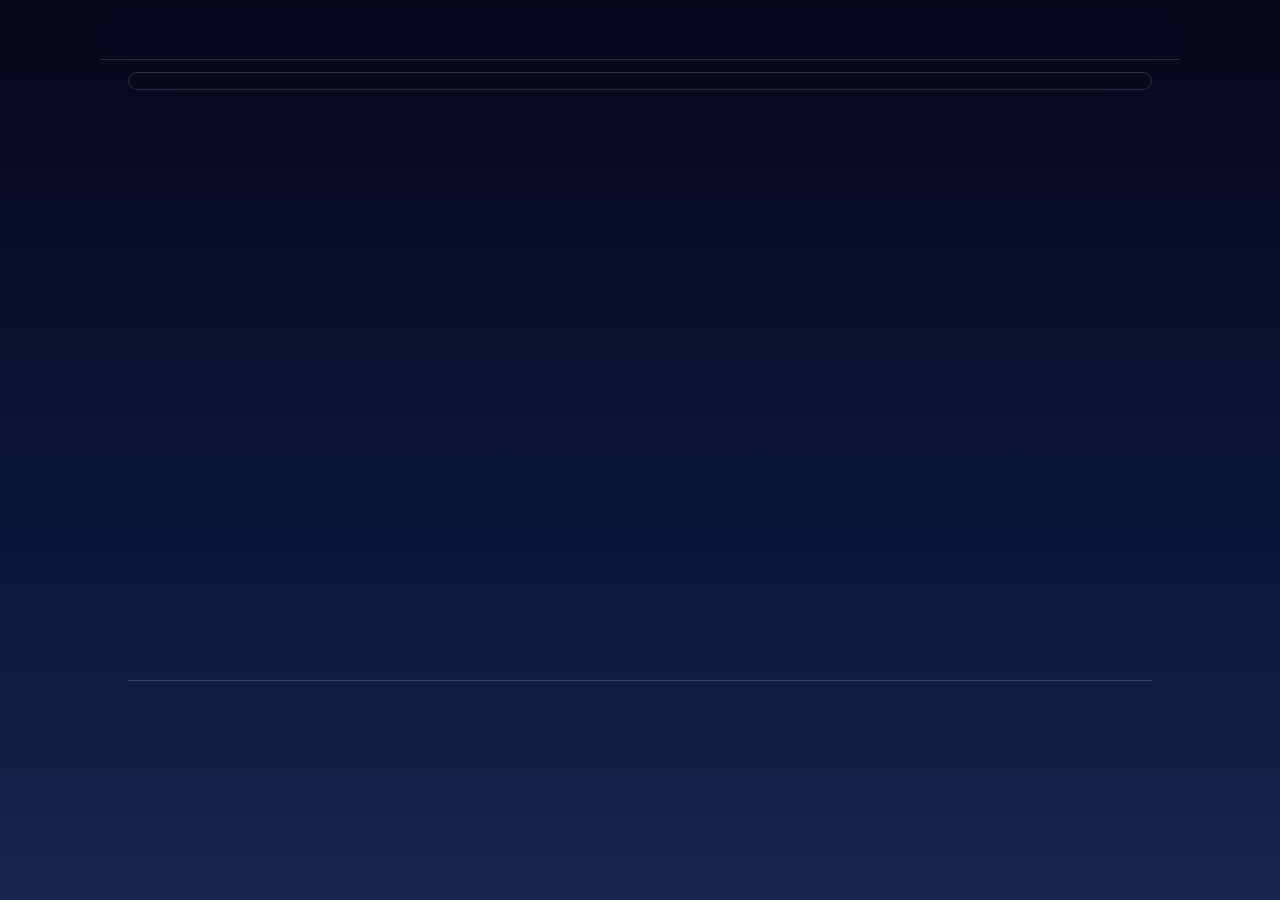
<file: index.html>
<!doctype html>
<html lang="en" dir="ltr">
<head>
<meta charset="utf-8">
<meta name="viewport" content="width=device-width, initial-scale=1, viewport-fit=cover">
<meta http-equiv="Content-Security-Policy" content="default-src 'self'; script-src 'self'; style-src 'self' 'unsafe-inline'; img-src 'self' data: blob:; connect-src 'self'; font-src 'self'; object-src 'none'; base-uri 'self'; form-action 'none'">
<meta name="description" content="Offline-first dual Gregorian–Hijri calendar with live solar time, moon phase and a sky that breathes with the sun.">
<meta name="theme-color" content="#0a1128" id="metaTheme">
<title>Dual Calendar Sky</title>
<link rel="manifest" href="manifest.webmanifest">
<link rel="icon" href="icon.svg" type="image/svg+xml">
<link rel="apple-touch-icon" href="icon.svg">
<link rel="stylesheet" href="styles.css">
</head>
<body>
<div id="sky" aria-hidden="true"></div>
<div id="app">
  <header id="topbar"></header>
  <nav id="tabs" role="tablist" aria-label="Sections"></nav>
  <div id="banners"></div>
  <main id="main">
    <section id="panel-today"    role="tabpanel" tabindex="0"></section>
    <section id="panel-calendar" role="tabpanel" tabindex="0" hidden></section>
    <section id="panel-solar"    role="tabpanel" tabindex="0" hidden></section>
    <section id="panel-moon"     role="tabpanel" tabindex="0" hidden></section>
    <section id="panel-holidays" role="tabpanel" tabindex="0" hidden></section>
    <section id="panel-settings" role="tabpanel" tabindex="0" hidden></section>
  </main>
  <footer id="foot"></footer>
</div>
<div id="toasts" aria-live="polite"></div>
<div id="live" class="sr-only" role="status" aria-live="polite"></div>
<dialog id="dlg"><div id="dlgBody"></div></dialog>
<noscript><p style="padding:2rem;font-family:sans-serif">This widget requires JavaScript. All computation happens locally on your device.</p></noscript>
<script type="module" src="js/app.js"></script>
</body>
</html>
</file>
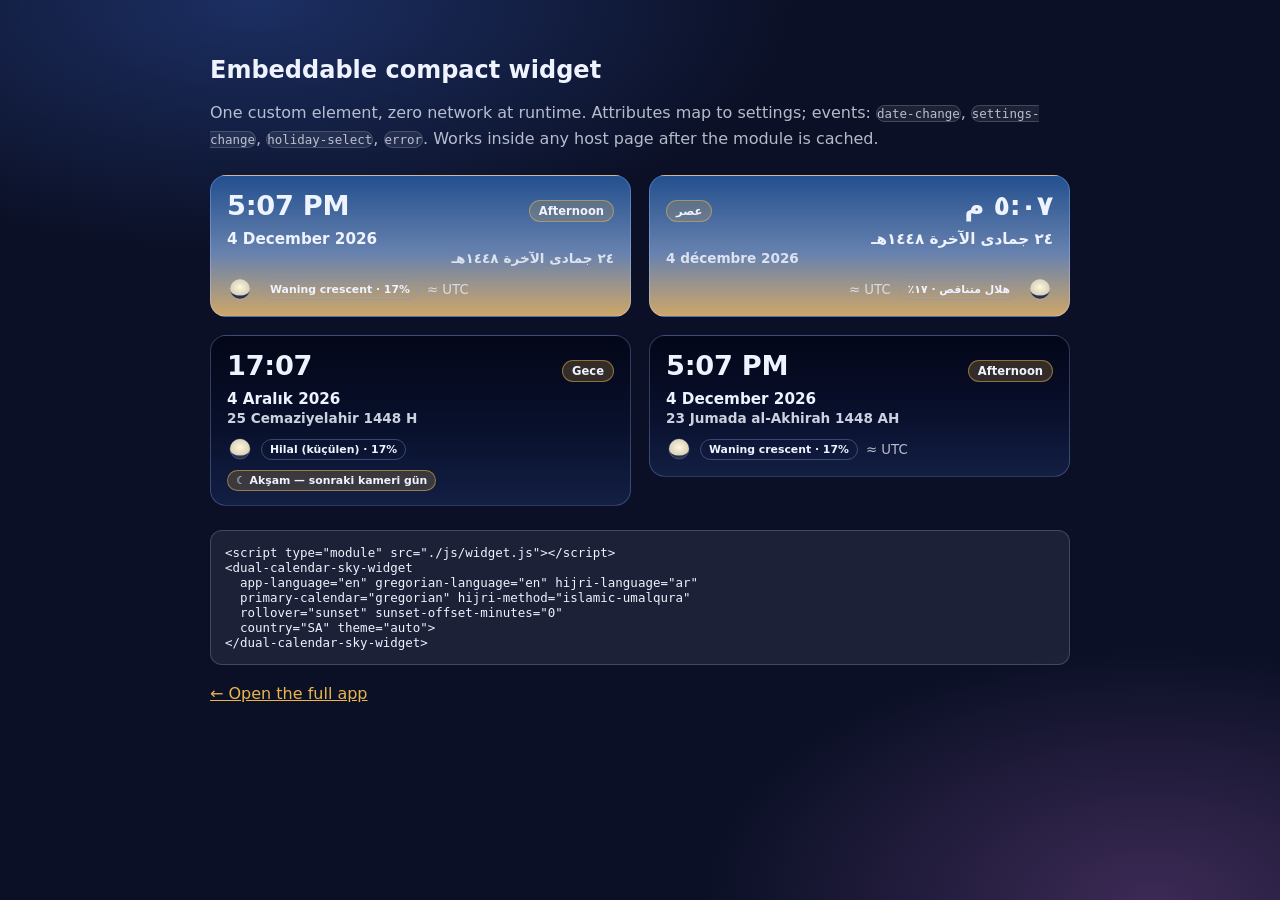
<file: embed.html>
<!doctype html>
<html lang="en" dir="ltr">
<head>
<meta charset="utf-8">
<meta name="viewport" content="width=device-width, initial-scale=1">
<meta http-equiv="Content-Security-Policy" content="default-src 'self'; script-src 'self'; style-src 'self' 'unsafe-inline'; img-src 'self' data:; connect-src 'self'; object-src 'none'">
<title>Embed · Dual Calendar Sky Widget</title>
<link rel="icon" href="icon.svg" type="image/svg+xml">
<style>
body{margin:0;font-family:ui-sans-serif,system-ui,"Segoe UI",Tahoma,sans-serif;background:#0b1026;color:#eef3ff;min-height:100vh;
background-image:radial-gradient(60% 40% at 20% 0%,#1c2f63 0%,transparent 70%),radial-gradient(50% 40% at 90% 100%,#3c2a55 0%,transparent 70%)}
main{max-width:860px;margin:0 auto;padding:40px 20px}
h1{font-size:1.5rem}p{color:rgba(238,243,255,.75);line-height:1.6}
.grid{display:grid;grid-template-columns:repeat(auto-fit,minmax(300px,1fr));gap:18px;margin:24px 0}
code,pre{background:rgba(238,243,255,.08);border:1px solid rgba(238,243,255,.18);border-radius:12px;font-size:.78rem}
pre{padding:14px;overflow:auto;white-space:pre-wrap;word-break:break-all}
a{color:#e8b64c}
::-webkit-scrollbar{width:10px}::-webkit-scrollbar-thumb{background:#e8b64c66;border-radius:8px}
</style>
</head>
<body>
<main>
<h1>Embeddable compact widget</h1>
<p>One custom element, zero network at runtime. Attributes map to settings; events: <code>date-change</code>, <code>settings-change</code>, <code>holiday-select</code>, <code>error</code>. Works inside any host page after the module is cached.</p>
<div class="grid">
  <dual-calendar-sky-widget app-language="en" gregorian-language="en" hijri-language="ar" country="SA" theme="auto" rollover="sunset"></dual-calendar-sky-widget>
  <dual-calendar-sky-widget app-language="ar" gregorian-language="fr" hijri-language="ar" country="AE" theme="dynamic" primary-calendar="hijri" hijri-method="islamic-umalqura"></dual-calendar-sky-widget>
  <dual-calendar-sky-widget app-language="tr" gregorian-language="tr" hijri-language="tr" country="TR" theme="auto" latitude="41.0082" longitude="28.9784"></dual-calendar-sky-widget>
  <dual-calendar-sky-widget app-language="en" gregorian-language="en" hijri-language="en" countries="GB,US" theme="night" hijri-method="islamic-civil" rollover="midnight"></dual-calendar-sky-widget>
</div>
<pre>&lt;script type="module" src="./js/widget.js"&gt;&lt;/script&gt;
&lt;dual-calendar-sky-widget
  app-language="en" gregorian-language="en" hijri-language="ar"
  primary-calendar="gregorian" hijri-method="islamic-umalqura"
  rollover="sunset" sunset-offset-minutes="0"
  country="SA" theme="auto"&gt;
&lt;/dual-calendar-sky-widget&gt;</pre>
<p><a href="./">← Open the full app</a></p>
</main>
<script type="module" src="js/widget.js"></script>
</body>
</html>
</file>
<file: styles.css>
/* ============ Dual Calendar Sky — instrument-panel design language ============ */
:root{
  --sky-top:#04081c; --sky-mid:#0a1434; --sky-horizon:#182652;
  --sun-glow:#ff7b2e; --moon-glow:#dfe9ff;
  --text-color:#eef3ff; --text-dim:rgba(238,243,255,.72);
  --card-bg:rgba(9,13,30,.55); --card-border:rgba(238,243,255,.16);
  --scrim-color:rgba(2,4,14,.18); --scrim-op:1;
  --accent:#e8b64c; --accent-ink:#221604; --accent-soft:rgba(232,182,76,.18);
  --info:#8ecbff; --ok:#4cd695; --warn:#f5a524; --danger:#ff6b64;
  --sun-x:50%; --sun-y:110%; --moon-x:30%; --moon-y:110%;
  --sun-int:0; --moon-int:0; --horizon-int:.4; --night:1; --breath:1; --ambient:.5;
  --radius:18px; --topbar-h:60px;
  --font:ui-sans-serif,system-ui,"Segoe UI",Roboto,"Noto Sans","Noto Kufi Arabic","Noto Naskh Arabic",Tahoma,sans-serif;
}
*{box-sizing:border-box}
html{scroll-behavior:smooth}
body{margin:0;font-family:var(--font);color:var(--text-color);background:var(--sky-mid);min-height:100vh;line-height:1.45;-webkit-font-smoothing:antialiased}
::selection{background:var(--accent);color:var(--accent-ink)}
/* scrollbars in the app's own language */
*{scrollbar-width:thin;scrollbar-color:color-mix(in srgb,var(--accent) 45%,transparent) transparent}
*::-webkit-scrollbar{width:10px;height:10px}
*::-webkit-scrollbar-track{background:transparent}
*::-webkit-scrollbar-thumb{background:color-mix(in srgb,var(--accent) 38%,transparent);border-radius:8px;border:2px solid transparent;background-clip:content-box}
*::-webkit-scrollbar-thumb:hover{background:color-mix(in srgb,var(--accent) 65%,transparent);background-clip:content-box}
.sr-only{position:absolute;width:1px;height:1px;overflow:hidden;clip:rect(0 0 0 0);white-space:nowrap}
/* ============ sky ============ */
#sky{position:fixed;inset:0;z-index:0;overflow:hidden;background:linear-gradient(180deg,var(--sky-top) 0%,var(--sky-mid) 55%,var(--sky-horizon) 100%)}
#sky>*{position:absolute;inset:0;pointer-events:none}
#sky .horizon-glow{inset:-12% -12% -14%;background:radial-gradient(115% 72% at var(--sun-x) 110%,var(--sun-glow) 0%,transparent 62%);opacity:var(--horizon-int);transform-origin:50% 100%;transform:scaleY(var(--breath));will-change:transform,opacity}
#sky .sun-glow{background:radial-gradient(46% 42% at var(--sun-x) var(--sun-y),var(--sun-glow) 0%,transparent 68%);opacity:var(--sun-int);will-change:opacity}
#sky .moon-glow{background:radial-gradient(30% 28% at var(--moon-x) var(--moon-y),var(--moon-glow) 0%,transparent 70%);opacity:var(--moon-int);will-change:opacity}
#sky .ambient{opacity:var(--ambient);will-change:transform}
#sky .amb-a{background:radial-gradient(55% 45% at 18% 28%,color-mix(in srgb,var(--sky-horizon) 55%,transparent) 0%,transparent 70%);animation:driftA 52s ease-in-out infinite alternate}
#sky .amb-b{background:radial-gradient(50% 42% at 84% 16%,color-mix(in srgb,var(--moon-glow) 14%,transparent) 0%,transparent 70%);animation:driftB 67s ease-in-out infinite alternate}
@keyframes driftA{from{transform:translate3d(-2%,1%,0) scale(1)}to{transform:translate3d(3%,-2%,0) scale(1.12)}}
@keyframes driftB{from{transform:translate3d(2%,-1%,0) scale(1.08)}to{transform:translate3d(-3%,2%,0) scale(.96)}}
#sky canvas.stars{opacity:var(--night);will-change:opacity}
#sky canvas.st1{animation:twinkle 7s ease-in-out infinite alternate}
#sky canvas.st2{animation:twinkle 11s ease-in-out infinite alternate-reverse}
@keyframes twinkle{from{opacity:calc(var(--night)*.55)}to{opacity:var(--night)}}
#sky .comet{opacity:calc(var(--night)*.9)}
#sky .comet i{position:absolute;inset-block-start:14%;inset-inline-start:-12%;width:130px;height:2px;border-radius:2px;background:linear-gradient(90deg,transparent,#fff);transform:rotate(14deg);animation:comet 47s linear infinite;opacity:0}
@keyframes comet{0%,92%{opacity:0;transform:translate3d(0,0,0) rotate(14deg)}93%{opacity:.9}97%{opacity:.7;transform:translate3d(70vw,16vh,0) rotate(14deg)}100%{opacity:0;transform:translate3d(85vw,20vh,0) rotate(14deg)}}
#sky .grain{background-image:url("data:image/svg+xml,%3Csvg xmlns='http://www.w3.org/2000/svg' width='140' height='140'%3E%3Cfilter id='n'%3E%3CfeTurbulence type='fractalNoise' baseFrequency='.9' numOctaves='2'/%3E%3C/filter%3E%3Crect width='140' height='140' filter='url(%23n)' opacity='.5'/%3E%3C/svg%3E");opacity:.05;mix-blend-mode:overlay}
#sky .scrim{background:var(--scrim-color);opacity:var(--scrim-op)}
.no-motion #sky .ambient,.no-motion #sky canvas.stars,.no-motion #sky .comet i{animation:none!important}
.no-motion #sky .comet{display:none}
/* ============ shell ============ */
#app{position:relative;z-index:1;max-width:1080px;margin:0 auto;padding:0 clamp(12px,3vw,28px) 40px}
#topbar{position:sticky;top:0;z-index:30;height:var(--topbar-h);display:flex;align-items:center;gap:10px;background:color-mix(in srgb,var(--card-bg) 78%,transparent);backdrop-filter:blur(16px) saturate(140%);-webkit-backdrop-filter:blur(16px) saturate(140%);border-block-end:1px solid var(--card-border);margin-inline:calc(clamp(12px,3vw,28px)*-1);padding-inline:clamp(12px,3vw,28px)}
.brand{display:flex;align-items:center;gap:10px;min-width:0}
.brand .mark{flex:none;width:30px;height:30px;filter:drop-shadow(0 2px 8px rgba(0,0,0,.35))}
.brand h1{font-size:1rem;font-weight:750;margin:0;letter-spacing:.01em;white-space:nowrap}
.brand small{display:block;font-size:.66rem;color:var(--text-dim);font-weight:500;letter-spacing:.06em;white-space:nowrap}
.spacer{flex:1}
.pill{display:inline-flex;align-items:center;gap:6px;font-size:.7rem;font-weight:650;padding:4px 10px;border-radius:99px;border:1px solid var(--card-border);background:color-mix(in srgb,var(--card-bg) 70%,transparent);white-space:nowrap}
.pill .dot{width:7px;height:7px;border-radius:50%;background:var(--ok);box-shadow:0 0 8px var(--ok)}
.pill.off .dot{background:var(--warn);box-shadow:0 0 8px var(--warn)}
#tabs{position:sticky;top:var(--topbar-h);z-index:29;display:flex;gap:4px;padding:8px;margin-block:12px 16px;border-radius:99px;background:color-mix(in srgb,var(--card-bg) 80%,transparent);backdrop-filter:blur(16px);-webkit-backdrop-filter:blur(16px);border:1px solid var(--card-border);overflow-x:auto;scrollbar-width:none}
#tabs::-webkit-scrollbar{display:none}
#tabs button{flex:1;display:flex;align-items:center;justify-content:center;gap:7px;padding:9px 12px;border:0;border-radius:99px;background:transparent;color:var(--text-dim);font:inherit;font-size:.82rem;font-weight:650;cursor:pointer;white-space:nowrap;transition:background .18s,color .18s}
#tabs button:hover{color:var(--text-color);background:color-mix(in srgb,var(--text-color) 8%,transparent)}
#tabs button[aria-selected="true"]{background:var(--accent-soft);color:var(--text-color);box-shadow:inset 0 0 0 1px color-mix(in srgb,var(--accent) 55%,transparent),0 2px 14px color-mix(in srgb,var(--accent) 22%,transparent)}
#tabs button:focus-visible,#topbar button:focus-visible{outline:2px solid var(--accent);outline-offset:2px}
main{display:block;min-height:60vh}
section[role="tabpanel"]{scroll-margin-top:calc(var(--topbar-h) + 70px);outline:none}
#foot{margin-block-start:34px;padding-block-start:14px;border-block-start:1px solid var(--card-border);font-size:.72rem;color:var(--text-dim);display:flex;flex-wrap:wrap;gap:6px 16px;justify-content:space-between}
/* ============ cards & layout ============ */
.card{background:var(--card-bg);border:1px solid var(--card-border);border-radius:var(--radius);padding:clamp(14px,2.4vw,22px);backdrop-filter:blur(16px) saturate(140%);-webkit-backdrop-filter:blur(16px) saturate(140%);box-shadow:0 12px 44px rgba(0,0,12,.28);animation:rise .55s cubic-bezier(.2,.7,.2,1) both}
.card:nth-child(2){animation-delay:.06s}.card:nth-child(3){animation-delay:.12s}.card:nth-child(4){animation-delay:.18s}
@keyframes rise{from{opacity:0;transform:translateY(14px)}to{opacity:1;transform:none}}
.no-motion .card{animation:none}
.grid-today{display:grid;grid-template-columns:1.6fr 1fr;gap:14px}
.grid-2{display:grid;grid-template-columns:1fr 1fr;gap:14px}
.stack{display:grid;gap:14px}
.micro{font-size:.66rem;font-weight:700;letter-spacing:.13em;text-transform:uppercase;color:var(--text-dim)}
html[lang="ar"] .micro,html[lang="ur"] .micro{letter-spacing:.02em}
.dim{color:var(--text-dim)}
bdi{unicode-bidi:isolate}
/* hero */
.hero{position:relative;overflow:hidden}
.hero .clock{font-size:clamp(2.9rem,8.5vw,4.9rem);font-weight:800;letter-spacing:-.02em;font-variant-numeric:tabular-nums;line-height:1.05;margin-block:2px 0;text-shadow:0 2px 26px rgba(0,0,10,.3)}
.hero .clock small{font-size:.38em;font-weight:650;color:var(--text-dim);letter-spacing:0}
.hero .tzline{font-size:.74rem;color:var(--text-dim);margin-block-start:2px}
.periodchip{display:inline-flex;align-items:center;gap:7px;padding:5px 12px;border-radius:99px;background:var(--accent-soft);border:1px solid color-mix(in srgb,var(--accent) 45%,transparent);font-size:.8rem;font-weight:700}
.dateline{margin-block-start:14px}
.dateline .primary{font-size:clamp(1.35rem,3.4vw,1.9rem);font-weight:750;line-height:1.25}
.dateline .secondary{font-size:1.02rem;font-weight:600;color:var(--text-dim);margin-block-start:3px}
.dateline .bilang{font-size:.8rem;color:var(--text-dim);opacity:.85}
.badges{display:flex;flex-wrap:wrap;gap:6px;margin-block-start:12px}
.chip{display:inline-flex;align-items:center;gap:6px;font-size:.72rem;font-weight:650;padding:4px 10px;border-radius:99px;border:1px solid var(--card-border);background:color-mix(in srgb,var(--text-color) 7%,transparent)}
.chip.gold{background:var(--accent-soft);border-color:color-mix(in srgb,var(--accent) 50%,transparent)}
.chip.warn{border-color:color-mix(in srgb,var(--warn) 60%,transparent);color:var(--warn)}
.chip.est{border-style:dashed;border-color:color-mix(in srgb,var(--warn) 65%,transparent)}
.statrow{display:grid;grid-template-columns:repeat(auto-fit,minmax(110px,1fr));gap:10px;margin-block-start:16px}
.stat{padding:10px 12px;border-radius:14px;background:color-mix(in srgb,var(--text-color) 6%,transparent);border:1px solid var(--card-border)}
.stat .v{font-size:1.12rem;font-weight:750;font-variant-numeric:tabular-nums;margin-block-start:2px}
.stat .s{font-size:.68rem;color:var(--text-dim)}
.minihead{display:flex;align-items:center;gap:8px;margin-block-end:10px}
.minihead svg{color:var(--accent)}
.holbtn{display:flex;align-items:center;gap:8px;width:100%;text-align:start;border:1px solid color-mix(in srgb,var(--accent) 50%,transparent);background:var(--accent-soft);color:var(--text-color);border-radius:14px;padding:10px 12px;font:inherit;font-size:.85rem;font-weight:650;cursor:pointer;margin-block-start:12px}
.holbtn:hover{background:color-mix(in srgb,var(--accent) 28%,transparent)}
/* buttons */
.btn{display:inline-flex;align-items:center;gap:7px;padding:8px 14px;border-radius:12px;border:1px solid var(--card-border);background:color-mix(in srgb,var(--text-color) 7%,transparent);color:var(--text-color);font:inherit;font-size:.82rem;font-weight:650;cursor:pointer;transition:transform .15s,background .15s}
.btn:hover{background:color-mix(in srgb,var(--text-color) 13%,transparent);transform:translateY(-1px)}
.btn:active{transform:translateY(0)}
.btn:focus-visible{outline:2px solid var(--accent);outline-offset:2px}
.btn.icon{padding:8px}
.btn.primary{background:linear-gradient(135deg,var(--accent),#f0cf7d);color:var(--accent-ink);border-color:transparent;box-shadow:0 4px 18px color-mix(in srgb,var(--accent) 35%,transparent)}
.btn.primary:hover{filter:brightness(1.06)}
.btn.danger{border-color:color-mix(in srgb,var(--danger) 55%,transparent);color:var(--danger)}
.btn[disabled]{opacity:.45;cursor:default;transform:none}
[dir="rtl"] .flip{transform:scaleX(-1)}
.seg{display:inline-flex;border:1px solid var(--card-border);border-radius:12px;overflow:hidden;background:color-mix(in srgb,var(--text-color) 5%,transparent)}
.seg button{border:0;background:transparent;color:var(--text-dim);font:inherit;font-size:.8rem;font-weight:650;padding:7px 14px;cursor:pointer}
.seg button[aria-pressed="true"]{background:var(--accent-soft);color:var(--text-color)}
.seg button:focus-visible{outline:2px solid var(--accent);outline-offset:-2px}
/* calendar */
.calhead{display:flex;align-items:center;gap:8px;flex-wrap:wrap;margin-block-end:12px}
.caltitle{font-size:1.15rem;font-weight:750;flex:1;min-width:150px}
.caltitle small{display:block;font-size:.72rem;font-weight:550;color:var(--text-dim)}
.calgrid{display:grid;grid-template-columns:repeat(7,1fr);gap:5px}
.calgrid .dow{font-size:.66rem;font-weight:700;letter-spacing:.06em;color:var(--text-dim);text-align:center;padding-block:4px}
.cell{position:relative;aspect-ratio:1/1.02;border-radius:12px;border:1px solid transparent;background:color-mix(in srgb,var(--text-color) 5%,transparent);color:var(--text-color);font:inherit;cursor:pointer;display:flex;flex-direction:column;align-items:center;justify-content:center;gap:1px;padding:2px;transition:background .15s,transform .15s}
.cell:hover{background:color-mix(in srgb,var(--text-color) 12%,transparent);transform:translateY(-1px)}
.cell:focus-visible{outline:2px solid var(--accent);outline-offset:1px}
.cell .n1{font-size:1rem;font-weight:750;font-variant-numeric:tabular-nums}
.cell .n2{font-size:.62rem;color:var(--text-dim);max-width:100%;overflow:hidden;text-overflow:ellipsis;white-space:nowrap}
.cell.out{opacity:.38}
.cell.today{border-color:var(--accent);box-shadow:0 0 0 1px var(--accent),0 0 16px color-mix(in srgb,var(--accent) 30%,transparent)}
.cell.sel{background:var(--accent-soft);border-color:color-mix(in srgb,var(--accent) 60%,transparent)}
.cell .hdot{position:absolute;inset-block-end:5px;width:5px;height:5px;border-radius:50%;background:var(--accent);box-shadow:0 0 6px var(--accent)}
.detail{margin-block-start:14px}
.detail h3{margin:0 0 6px;font-size:1.02rem}
.kv{display:grid;grid-template-columns:auto 1fr;gap:4px 14px;font-size:.84rem}
.kv dt{color:var(--text-dim)}
.kv dd{margin:0;font-weight:600;font-variant-numeric:tabular-nums}
/* solar */
.solarwrap{display:grid;grid-template-columns:minmax(240px,340px) 1fr;gap:16px;align-items:start}
.dialbox svg{width:100%;height:auto;display:block}
.curvebox svg{width:100%;height:auto;display:block}
.legend{display:flex;gap:14px;flex-wrap:wrap;font-size:.7rem;color:var(--text-dim);margin-block-start:6px}
.legend i{display:inline-block;width:10px;height:10px;border-radius:3px;margin-inline-end:5px;vertical-align:-1px}
/* moon */
.moonwrap{display:grid;grid-template-columns:minmax(220px,300px) 1fr;gap:18px;align-items:center}
.moonbig{display:flex;justify-content:center}
.moonbig svg{width:min(260px,70vw);height:auto;filter:drop-shadow(0 0 34px color-mix(in srgb,var(--moon-glow) 40%,transparent))}
/* holidays */
.holitem{display:flex;gap:12px;align-items:flex-start;width:100%;text-align:start;border:1px solid var(--card-border);background:color-mix(in srgb,var(--text-color) 5%,transparent);border-radius:14px;padding:12px 14px;font:inherit;color:var(--text-color);cursor:pointer;margin-block-end:8px;transition:background .15s}
.holitem:hover{background:color-mix(in srgb,var(--text-color) 11%,transparent)}
.holitem:focus-visible{outline:2px solid var(--accent)}
.holitem .flag{font-size:1.5rem;line-height:1.2}
.holitem .hn{font-weight:700;font-size:.95rem}
.holitem .hd{font-size:.78rem;color:var(--text-dim);margin-block-start:2px}
.holitem .hb{display:flex;gap:5px;flex-wrap:wrap;margin-block-start:6px}
.badge{font-size:.64rem;font-weight:700;letter-spacing:.04em;padding:2px 8px;border-radius:99px;border:1px solid}
.badge.national{color:var(--accent);border-color:color-mix(in srgb,var(--accent) 60%,transparent);background:var(--accent-soft)}
.badge.religious{color:var(--ok);border-color:color-mix(in srgb,var(--ok) 55%,transparent);background:color-mix(in srgb,var(--ok) 12%,transparent)}
.badge.observance{color:var(--text-dim);border-color:var(--card-border)}
.badge.bank{color:var(--info);border-color:color-mix(in srgb,var(--info) 55%,transparent);background:color-mix(in srgb,var(--info) 12%,transparent)}
.badge.regional{color:#d3a4ff;border-color:#d3a4ff66;background:#d3a4ff1a}
.badge.est{color:var(--warn);border-color:color-mix(in srgb,var(--warn) 60%,transparent);border-style:dashed}
.badge.off{color:var(--ok);border-color:color-mix(in srgb,var(--ok) 55%,transparent)}
.badge.cal{color:var(--text-dim);border-color:var(--card-border)}
.todaycard{border-color:color-mix(in srgb,var(--accent) 55%,transparent);background:linear-gradient(135deg,var(--accent-soft),var(--card-bg))}
.filters{display:flex;flex-wrap:wrap;gap:8px;align-items:center;margin-block-end:14px}
.tog{display:inline-flex;align-items:center;gap:6px;font-size:.74rem;font-weight:650;padding:5px 11px;border-radius:99px;border:1px solid var(--card-border);background:transparent;color:var(--text-dim);cursor:pointer;font-family:inherit}
.tog[aria-pressed="true"]{background:var(--accent-soft);color:var(--text-color);border-color:color-mix(in srgb,var(--accent) 50%,transparent)}
.tog:focus-visible{outline:2px solid var(--accent)}
/* settings */
.setsearch{position:sticky;top:calc(var(--topbar-h) + 66px);z-index:5;display:flex;align-items:center;gap:8px;padding:10px 14px;border-radius:14px;border:1px solid var(--card-border);background:color-mix(in srgb,var(--card-bg) 92%,transparent);backdrop-filter:blur(14px);margin-block-end:14px}
.setsearch input{flex:1;border:0;background:transparent;color:var(--text-color);font:inherit;font-size:.9rem;outline:none}
.setgroup{margin-block-end:14px}
.setgroup h3{display:flex;align-items:center;gap:8px;margin:0 0 4px;font-size:.95rem}
.setgroup h3 svg{color:var(--accent)}
.setrow{display:flex;align-items:center;gap:14px;padding:10px 2px;border-block-end:1px solid color-mix(in srgb,var(--card-border) 55%,transparent)}
.setrow:last-child{border-block-end:0}
.setrow .lab{flex:1;min-width:0}
.setrow .lab b{display:block;font-size:.86rem;font-weight:650}
.setrow .lab small{display:block;font-size:.7rem;color:var(--text-dim)}
.setrow .ctl{flex:none;display:flex;align-items:center;gap:8px;max-width:55%}
select,input[type="number"],input[type="text"]{font:inherit;font-size:.84rem;color:var(--text-color);background:color-mix(in srgb,var(--text-color) 7%,transparent);border:1px solid var(--card-border);border-radius:10px;padding:7px 10px;max-width:220px}
select:focus-visible,input:focus-visible{outline:2px solid var(--accent);outline-offset:1px}
select option{background:#101830;color:#eef3ff}
input[type="number"]{width:96px}
input[type="color"]{inline-size:42px;block-size:32px;border:1px solid var(--card-border);border-radius:8px;background:transparent;padding:2px;cursor:pointer}
input[type="range"]{-webkit-appearance:none;appearance:none;width:150px;height:6px;border-radius:6px;background:color-mix(in srgb,var(--text-color) 18%,transparent);cursor:pointer}
input[type="range"]::-webkit-slider-thumb{-webkit-appearance:none;width:18px;height:18px;border-radius:50%;background:var(--accent);border:2px solid color-mix(in srgb,var(--accent-ink) 40%,transparent);box-shadow:0 0 10px color-mix(in srgb,var(--accent) 55%,transparent)}
input[type="range"]::-moz-range-thumb{width:16px;height:16px;border-radius:50%;background:var(--accent);border:2px solid color-mix(in srgb,var(--accent-ink) 40%,transparent)}
input[type="range"]:focus-visible{outline:2px solid var(--accent);outline-offset:4px}
.switch{position:relative;inline-size:44px;block-size:24px;flex:none;border-radius:99px;border:1px solid var(--card-border);background:color-mix(in srgb,var(--text-color) 12%,transparent);cursor:pointer;transition:background .18s}
.switch::after{content:"";position:absolute;inset-block-start:2px;inset-inline-start:2px;width:18px;height:18px;border-radius:50%;background:var(--text-dim);transition:transform .18s,background .18s}
.switch[aria-checked="true"]{background:var(--accent-soft);border-color:color-mix(in srgb,var(--accent) 60%,transparent)}
.switch[aria-checked="true"]::after{transform:translateX(20px);background:var(--accent)}
[dir="rtl"] .switch[aria-checked="true"]::after{transform:translateX(-20px)}
.switch:focus-visible{outline:2px solid var(--accent);outline-offset:2px}
.rangeval{font-size:.78rem;font-weight:700;font-variant-numeric:tabular-nums;min-width:34px;text-align:center}
.countrychips{display:flex;flex-wrap:wrap;gap:6px;justify-content:flex-end}
.aboutblock{font-size:.8rem;color:var(--text-dim);line-height:1.6}
.aboutblock code{display:block;direction:ltr;text-align:left;background:color-mix(in srgb,var(--text-color) 8%,transparent);border:1px solid var(--card-border);border-radius:10px;padding:10px;font-size:.7rem;white-space:pre-wrap;word-break:break-all;margin-block:8px;color:var(--text-color)}
/* banners, toasts, dialog */
.banner{display:flex;gap:9px;align-items:flex-start;border:1px solid color-mix(in srgb,var(--warn) 55%,transparent);background:color-mix(in srgb,var(--warn) 12%,var(--card-bg));border-radius:14px;padding:10px 14px;font-size:.8rem;margin-block-end:10px}
.banner svg{flex:none;color:var(--warn);margin-block-start:1px}
#toasts{position:fixed;inset-block-end:18px;inset-inline:0;z-index:60;display:flex;flex-direction:column;align-items:center;gap:8px;pointer-events:none}
.toast{pointer-events:auto;display:flex;align-items:center;gap:12px;max-width:min(92vw,480px);background:rgba(12,16,34,.92);color:#eef3ff;border:1px solid rgba(238,243,255,.2);border-radius:14px;padding:11px 16px;font-size:.84rem;box-shadow:0 12px 40px rgba(0,0,10,.5);backdrop-filter:blur(10px);animation:rise .3s ease both}
.toast button{border:0;background:var(--accent);color:var(--accent-ink);font:inherit;font-weight:750;font-size:.78rem;border-radius:9px;padding:6px 12px;cursor:pointer}
#dlg{border:1px solid var(--card-border);border-radius:20px;background:color-mix(in srgb,#0b1026 88%,transparent);color:var(--text-color);padding:0;max-width:min(94vw,560px);backdrop-filter:blur(20px)}
#dlg::backdrop{background:rgba(2,4,12,.6);backdrop-filter:blur(4px)}
#dlgBody{padding:20px}
#dlgBody h3{margin:0 0 12px;display:flex;align-items:center;justify-content:space-between;gap:10px}
/* responsive */
@media (max-width:860px){
  .grid-today,.grid-2,.solarwrap,.moonwrap{grid-template-columns:1fr}
  #tabs button span{display:none}
  #tabs button{padding:9px 10px}
  .brand small{display:none}
  .setrow{flex-wrap:wrap}
  .setrow .ctl{max-width:100%}
}
@media (max-width:480px){
  .cell .n2{font-size:.55rem}
  .hero .clock{font-size:2.7rem}
  .pill span{display:none}
}
@media (prefers-reduced-motion:reduce){
  html{scroll-behavior:auto}
  .card,.toast{animation:none}
  #sky .ambient,#sky canvas.stars,#sky .comet i{animation:none}
  #sky .comet{display:none}
}
</file>
